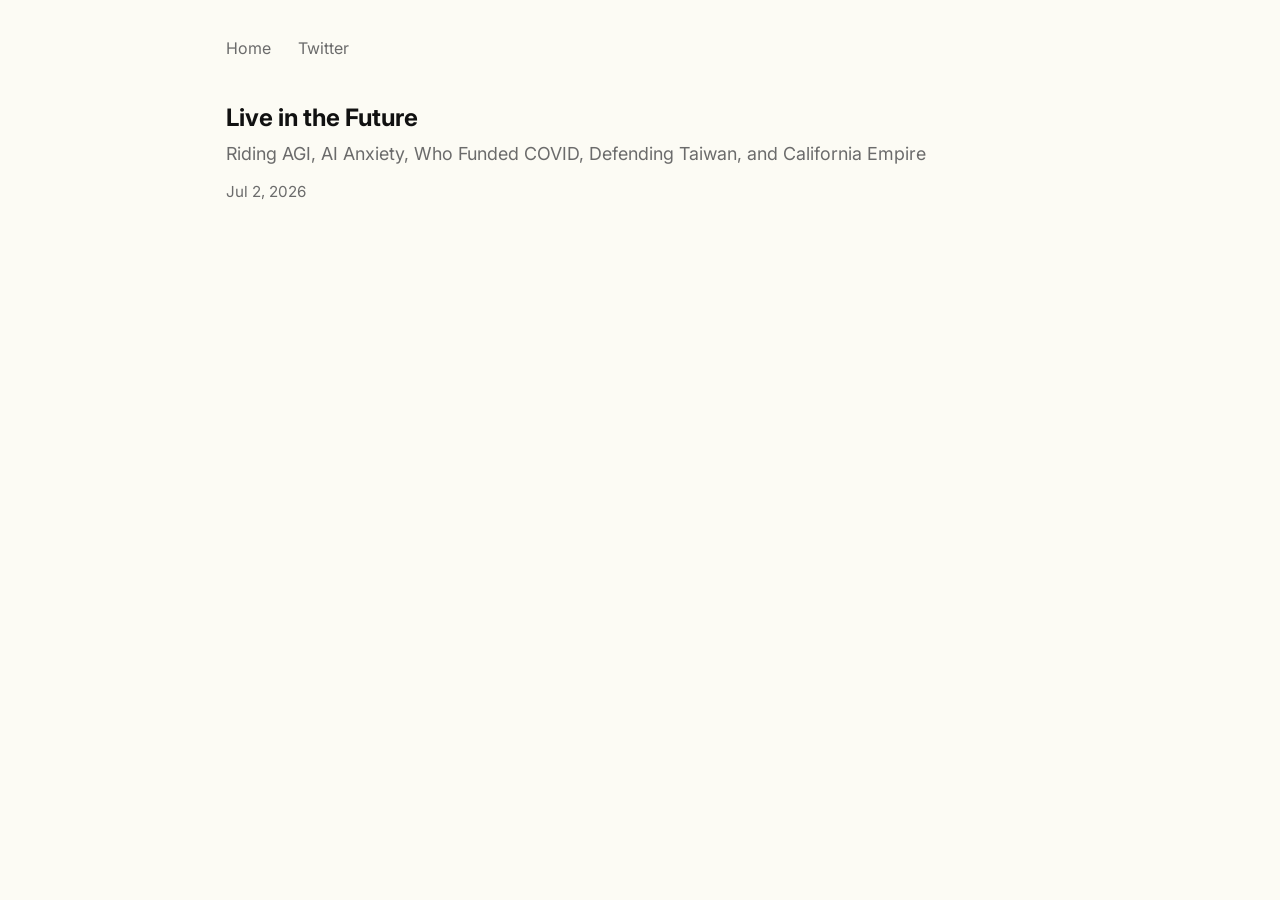
<file: index.html>
<!DOCTYPE html>
<html lang="en">
<head>
  <meta charset="UTF-8" />
  <meta name="viewport" content="width=device-width, initial-scale=1.0" />
  <title>Blog</title>
  <link rel="icon" href="data:image/svg+xml,<svg xmlns='http://www.w3.org/2000/svg' width='64' height='64'><g stroke='black' stroke-width='6' stroke-linecap='round' transform='translate(32,32)'><line x1='0' y1='-22' x2='0' y2='22'/><line x1='0' y1='-22' x2='0' y2='22' transform='rotate(60)'/><line x1='0' y1='-22' x2='0' y2='22' transform='rotate(120)'/></g></svg>" />
  <link rel="preconnect" href="https://fonts.googleapis.com">
  <link rel="preconnect" href="https://fonts.gstatic.com" crossorigin>
  <link href="https://fonts.googleapis.com/css2?family=Inter:wght@400;500;700&display=swap" rel="stylesheet">
  <link rel="stylesheet" href="styles.css" />
</head>
<body>
  <main class="container">

    <header class="site-header site-nav">
      <a href="https://blog.jem.fyi">Home</a>
      <a href="https://x.com/jemzhng" target="_blank">Twitter</a>
    </header>

    <!-- ============================================================
         ARTICLE LIST — generated by build.py from posts/*.md.
         Do not hand-edit between the markers below; run
         `python3 build.py` after adding or editing a post instead.
         ============================================================ -->
    <div class="article-list">
<!-- POSTS:START -->
      <div class="article-card">
        <a class="article-title" href="p/live-in-the-future.html">Live in the Future</a>
        <div class="article-subtitle">Riding AGI, AI Anxiety, Who Funded COVID, Defending Taiwan, and California Empire</div>
        <div class="article-date">Jul 2, 2026</div>
      </div>
    <!-- POSTS:END -->
    </div>

  </main>
</body>
</html>
</file>
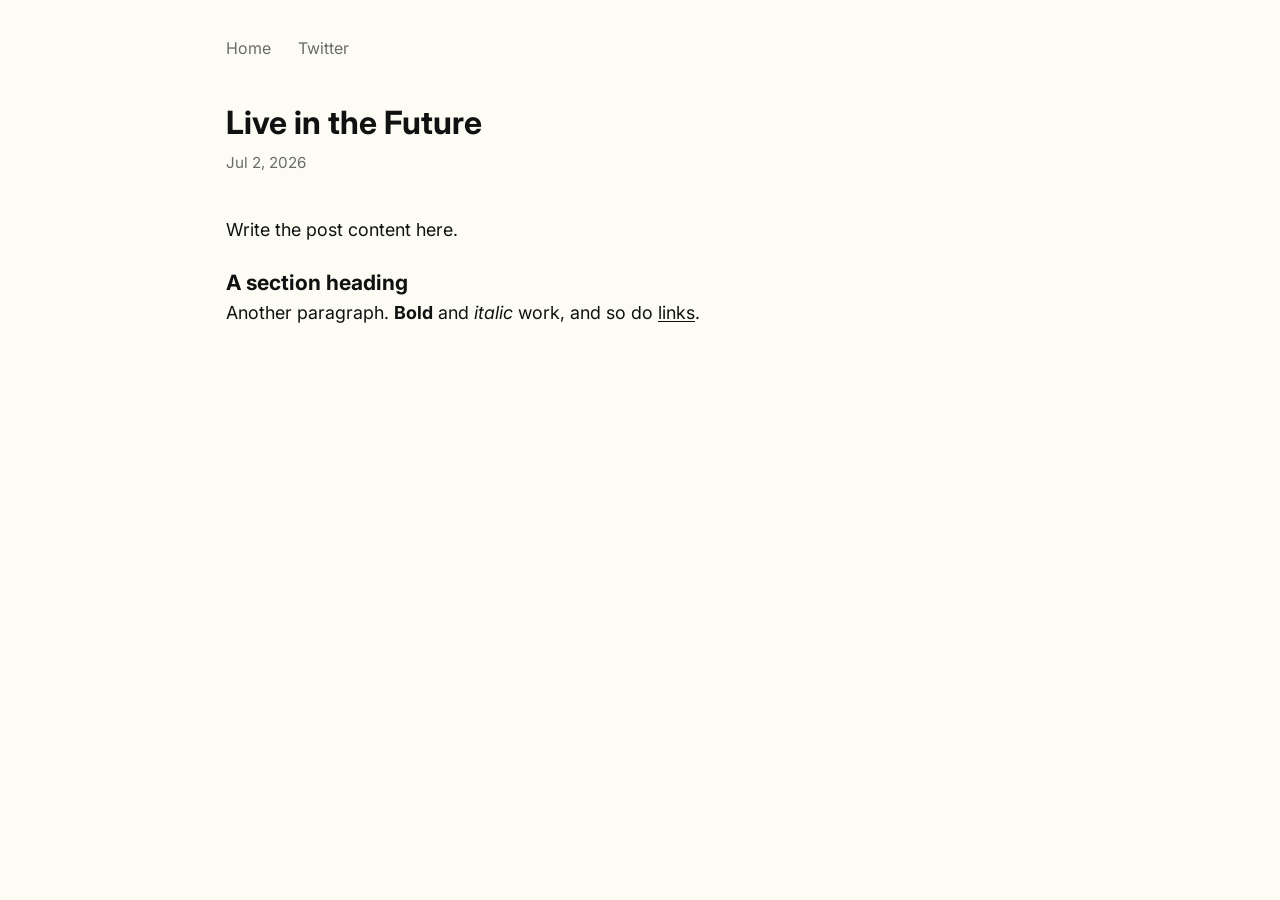
<file: live-in-the-future/index.html>
<!DOCTYPE html>
<html lang="en">
<head>
  <meta charset="UTF-8" />
  <meta name="viewport" content="width=device-width, initial-scale=1.0" />
  <title>Live in the Future</title>
  <link rel="icon" href="data:image/svg+xml,<svg xmlns='http://www.w3.org/2000/svg' width='64' height='64'><g stroke='black' stroke-width='6' stroke-linecap='round' transform='translate(32,32)'><line x1='0' y1='-22' x2='0' y2='22'/><line x1='0' y1='-22' x2='0' y2='22' transform='rotate(60)'/><line x1='0' y1='-22' x2='0' y2='22' transform='rotate(120)'/></g></svg>" />
  <link rel="preconnect" href="https://fonts.googleapis.com">
  <link rel="preconnect" href="https://fonts.gstatic.com" crossorigin>
  <link href="https://fonts.googleapis.com/css2?family=Inter:wght@400;500;700&display=swap" rel="stylesheet">
  <link rel="stylesheet" href="../styles.css" />
</head>
<body>
  <main class="container">

    <header class="site-header site-nav">
      <a href="https://blog.jem.fyi">Home</a>
      <a href="https://x.com/jemzhng" target="_blank">Twitter</a>
    </header>

    <div class="article-header">
      <h1 class="article-page-title">Live in the Future</h1>
      <div class="article-page-date">Jul 2, 2026</div>
    </div>

    <div class="article-body">
      <p>Write the post content here.</p>
      <h3>A section heading</h3>
      <p>Another paragraph. <strong>Bold</strong> and <em>italic</em> work, and so do <a href="https://jem.fyi">links</a>.</p>
    </div>

  </main>
</body>
</html>
</file>
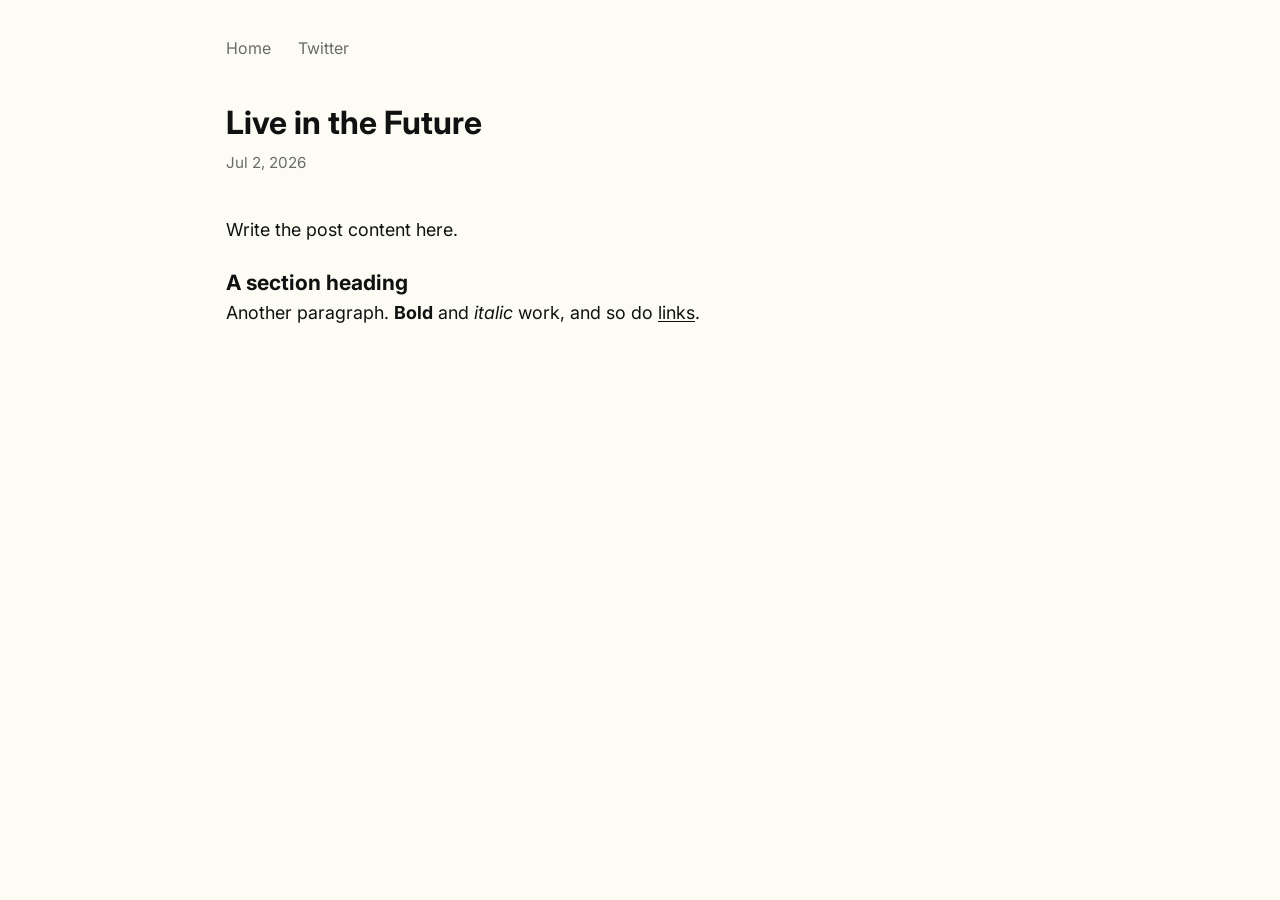
<file: live-in-the-future.html>
<!DOCTYPE html>
<html lang="en">
<head>
  <meta charset="UTF-8" />
  <meta name="viewport" content="width=device-width, initial-scale=1.0" />
  <title>Live in the Future</title>
  <link rel="icon" href="data:image/svg+xml,<svg xmlns='http://www.w3.org/2000/svg' width='64' height='64'><g stroke='black' stroke-width='6' stroke-linecap='round' transform='translate(32,32)'><line x1='0' y1='-22' x2='0' y2='22'/><line x1='0' y1='-22' x2='0' y2='22' transform='rotate(60)'/><line x1='0' y1='-22' x2='0' y2='22' transform='rotate(120)'/></g></svg>" />
  <link rel="preconnect" href="https://fonts.googleapis.com">
  <link rel="preconnect" href="https://fonts.gstatic.com" crossorigin>
  <link href="https://fonts.googleapis.com/css2?family=Inter:wght@400;500;700&display=swap" rel="stylesheet">
  <link rel="stylesheet" href="styles.css" />
</head>
<body>
  <main class="container">

    <header class="site-header site-nav">
      <a href="https://blog.jem.fyi">Home</a>
      <a href="https://x.com/jemzhng" target="_blank">Twitter</a>
    </header>

    <div class="article-header">
      <h1 class="article-page-title">Live in the Future</h1>
      <div class="article-page-date">Jul 2, 2026</div>
    </div>

    <div class="article-body">
      <p>Write the post content here.</p>
      <h3>A section heading</h3>
      <p>Another paragraph. <strong>Bold</strong> and <em>italic</em> work, and so do <a href="https://jem.fyi">links</a>.</p>
    </div>

  </main>
</body>
</html>
</file>
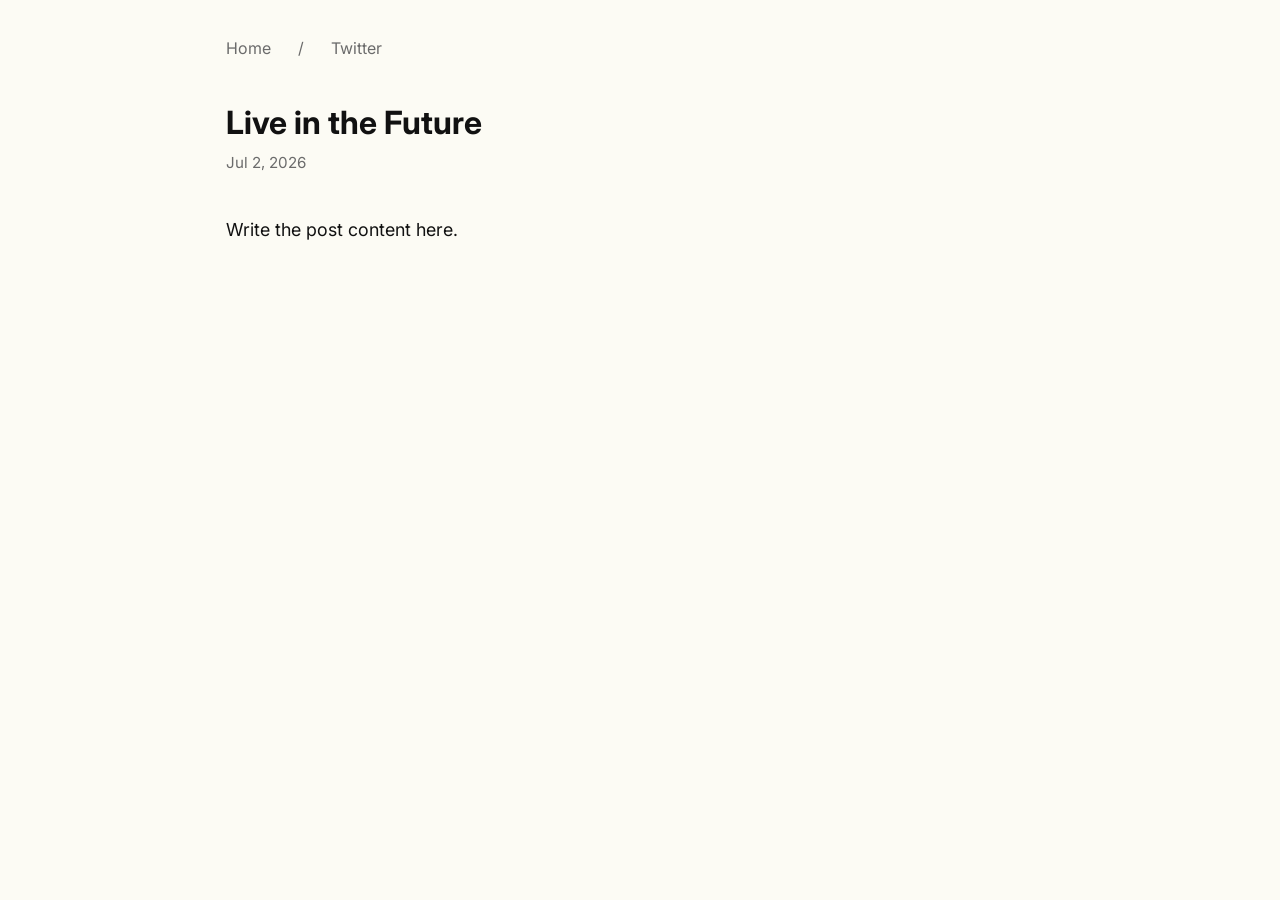
<file: thoughts.html>
<!DOCTYPE html>
<html lang="en">
<head>
  <meta charset="UTF-8" />
  <meta name="viewport" content="width=device-width, initial-scale=1.0" />
  <title>Live in the Future — Jeremy Zhang</title>
  <link rel="icon" href="data:image/svg+xml,<svg xmlns='http://www.w3.org/2000/svg' width='64' height='64'><g stroke='black' stroke-width='6' stroke-linecap='round' transform='translate(32,32)'><line x1='0' y1='-22' x2='0' y2='22'/><line x1='0' y1='-22' x2='0' y2='22' transform='rotate(60)'/><line x1='0' y1='-22' x2='0' y2='22' transform='rotate(120)'/></g></svg>" />
  <link rel="preconnect" href="https://fonts.googleapis.com">
  <link rel="preconnect" href="https://fonts.gstatic.com" crossorigin>
  <link href="https://fonts.googleapis.com/css2?family=Inter:wght@400;500;700&display=swap" rel="stylesheet">
  <link rel="stylesheet" href="styles.css" />
</head>
<body>
  <main class="container">

    <header class="site-header site-nav">
      <a href="https://jem.fyi">Home</a>
      <span class="sep">/</span>
      <a href="https://x.com/jemzhng" target="_blank">Twitter</a>
    </header>

    <div class="article-header">
      <h1 class="article-page-title">Live in the Future</h1>
      <div class="article-page-date">Jul 2, 2026</div>
    </div>

    <!-- ============================================================
         ARTICLE BODY — one <p>...</p> per paragraph. Use <h2> for
         section headings.
         ============================================================ -->
    <div class="article-body">
      <p>
        Write the post content here.
      </p>
    </div>

  </main>
</body>
</html>
</file>
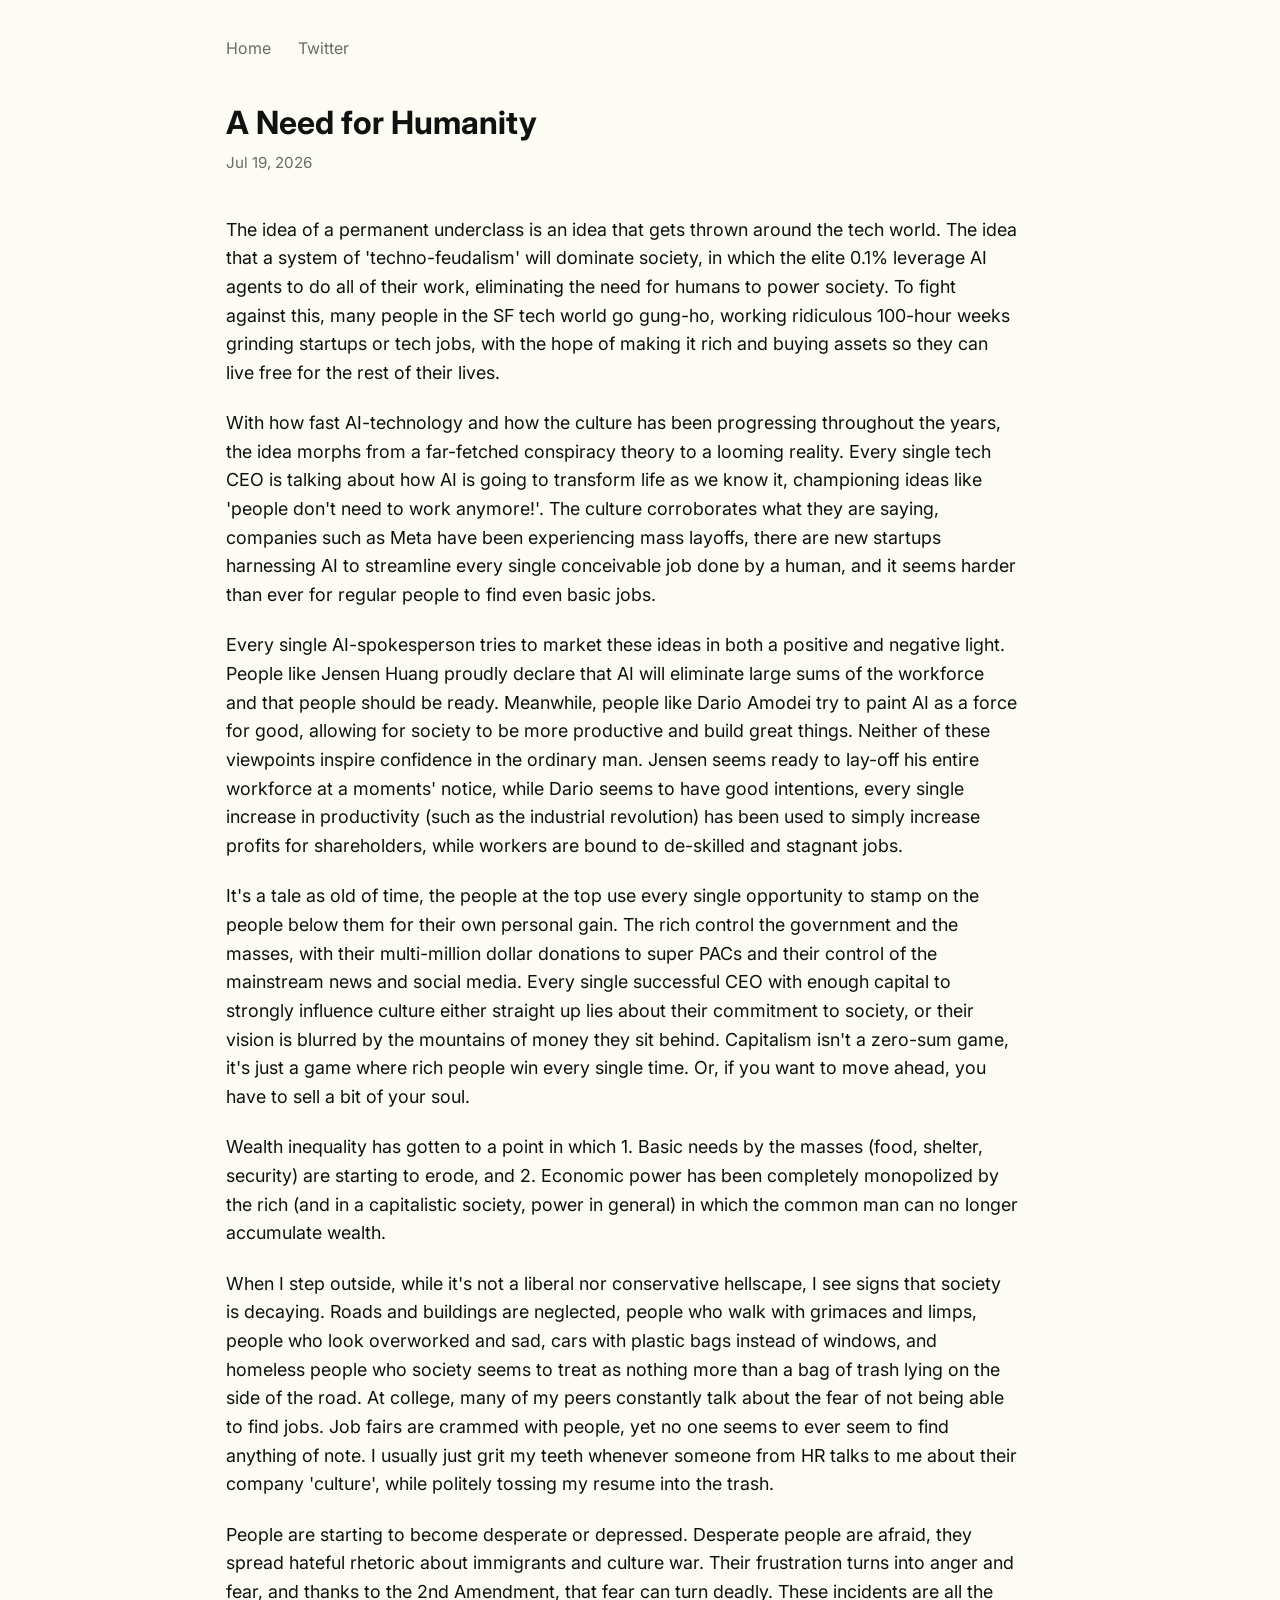
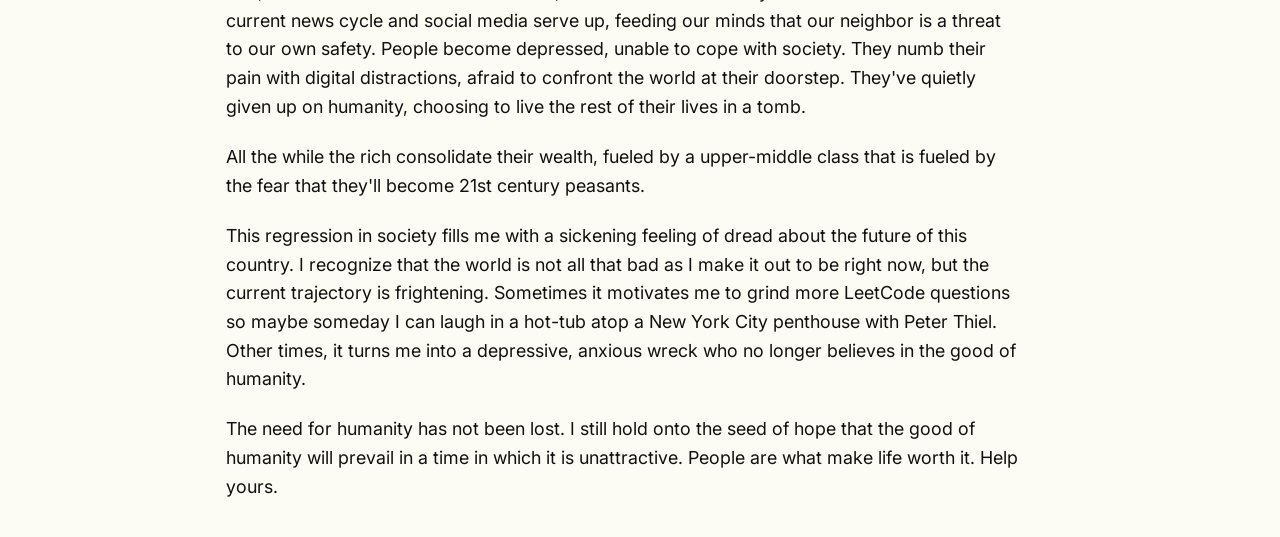
<file: p/a-need-for-humanity.html>
<!DOCTYPE html>
<html lang="en">
<head>
  <meta charset="UTF-8" />
  <meta name="viewport" content="width=device-width, initial-scale=1.0" />
  <title>A Need for Humanity</title>
  <link rel="icon" href="data:image/svg+xml,<svg xmlns='http://www.w3.org/2000/svg' width='64' height='64'><g stroke='black' stroke-width='6' stroke-linecap='round' transform='translate(32,32)'><line x1='0' y1='-22' x2='0' y2='22'/><line x1='0' y1='-22' x2='0' y2='22' transform='rotate(60)'/><line x1='0' y1='-22' x2='0' y2='22' transform='rotate(120)'/></g></svg>" />
  <link rel="preconnect" href="https://fonts.googleapis.com">
  <link rel="preconnect" href="https://fonts.gstatic.com" crossorigin>
  <link href="https://fonts.googleapis.com/css2?family=Inter:wght@400;500;700&display=swap" rel="stylesheet">
  <link rel="stylesheet" href="../styles.css" />
</head>
<body>
  <main class="container">

    <header class="site-header site-nav">
      <a href="https://blog.jem.fyi">Home</a>
      <a href="https://x.com/jemzhng" target="_blank">Twitter</a>
    </header>

    <div class="article-header">
      <h1 class="article-page-title">A Need for Humanity</h1>
      <div class="article-page-date">Jul 19, 2026</div>
    </div>

    <div class="article-body">
      <p>The idea of a permanent underclass is an idea that gets thrown around the tech world. The idea that a system of 'techno-feudalism' will dominate society, in which the elite 0.1% leverage AI agents to do all of their work, eliminating the need for humans to power society. To fight against this, many people in the SF tech world go gung-ho, working ridiculous 100-hour weeks grinding startups or tech jobs, with the hope of making it rich and buying assets so they can live free for the rest of their lives.</p>
      <p>With how fast AI-technology and how the culture has been progressing throughout the years, the idea morphs from a far-fetched conspiracy theory to a looming reality. Every single tech CEO is talking about how AI is going to transform life as we know it, championing ideas like 'people don't need to work anymore!'. The culture corroborates what they are saying, companies such as Meta have been experiencing mass layoffs, there are new startups harnessing AI to streamline every single conceivable job done by a human, and it seems harder than ever for regular people to find even basic jobs.</p>
      <p>Every single AI-spokesperson tries to market these ideas in both a positive and negative light. People like Jensen Huang proudly declare that AI will eliminate large sums of the workforce and that people should be ready. Meanwhile, people like Dario Amodei try to paint AI as a force for good, allowing for society to be more productive and build great things. Neither of these viewpoints inspire confidence in the ordinary man. Jensen seems ready to lay-off his entire workforce at a moments' notice, while Dario seems to have good intentions, every single increase in productivity (such as the industrial revolution) has been used to simply increase profits for shareholders, while workers are bound to de-skilled and stagnant jobs.</p>
      <p>It's a tale as old of time, the people at the top use every single opportunity to stamp on the people below them for their own personal gain. The rich control the government and the masses, with their multi-million dollar donations to super PACs and their control of the mainstream news and social media. Every single successful CEO with enough capital to strongly influence culture either straight up lies about their commitment to society, or their vision is blurred by the mountains of money they sit behind. Capitalism isn't a zero-sum game, it's just a game where rich people win every single time. Or, if you want to move ahead, you have to sell a bit of your soul.</p>
      <p>Wealth inequality has gotten to a point in which 1. Basic needs by the masses (food, shelter, security) are starting to erode, and 2. Economic power has been completely monopolized by the rich (and in a capitalistic society, power in general) in which the common man can no longer accumulate wealth.</p>
      <p>When I step outside, while it's not a liberal nor conservative hellscape, I see signs that society is decaying. Roads and buildings are neglected, people who walk with grimaces and limps, people who look overworked and sad, cars with plastic bags instead of windows, and homeless people who society seems to treat as nothing more than a bag of trash lying on the side of the road. At college, many of my peers constantly talk about the fear of not being able to find jobs. Job fairs are crammed with people, yet no one seems to ever seem to find anything of note. I usually just grit my teeth whenever someone from HR talks to me about their company 'culture', while politely tossing my resume into the trash.</p>
      <p>People are starting to become desperate or depressed. Desperate people are afraid, they spread hateful rhetoric about immigrants and culture war. Their frustration turns into anger and fear, and thanks to the 2nd Amendment, that fear can turn deadly. These incidents are all the current news cycle and social media serve up, feeding our minds that our neighbor is a threat to our own safety. People become depressed, unable to cope with society. They numb their pain with digital distractions, afraid to confront the world at their doorstep. They've quietly given up on humanity, choosing to live the rest of their lives in a tomb.</p>
      <p>All the while the rich consolidate their wealth, fueled by a upper-middle class that is fueled by the fear that they'll become 21st century peasants.</p>
      <p>This regression in society fills me with a sickening feeling of dread about the future of this country. I recognize that the world is not all that bad as I make it out to be right now, but the current trajectory is frightening. Sometimes it motivates me to grind more LeetCode questions so maybe someday I can laugh in a hot-tub atop a New York City penthouse with Peter Thiel. Other times, it turns me into a depressive, anxious wreck who no longer believes in the good of humanity.</p>
      <p>The need for humanity has not been lost. I still hold onto the seed of hope that the good of humanity will prevail in a time in which it is unattractive. People are what make life worth it. Help yours.</p>
    </div>

  </main>
</body>
</html>
</file>
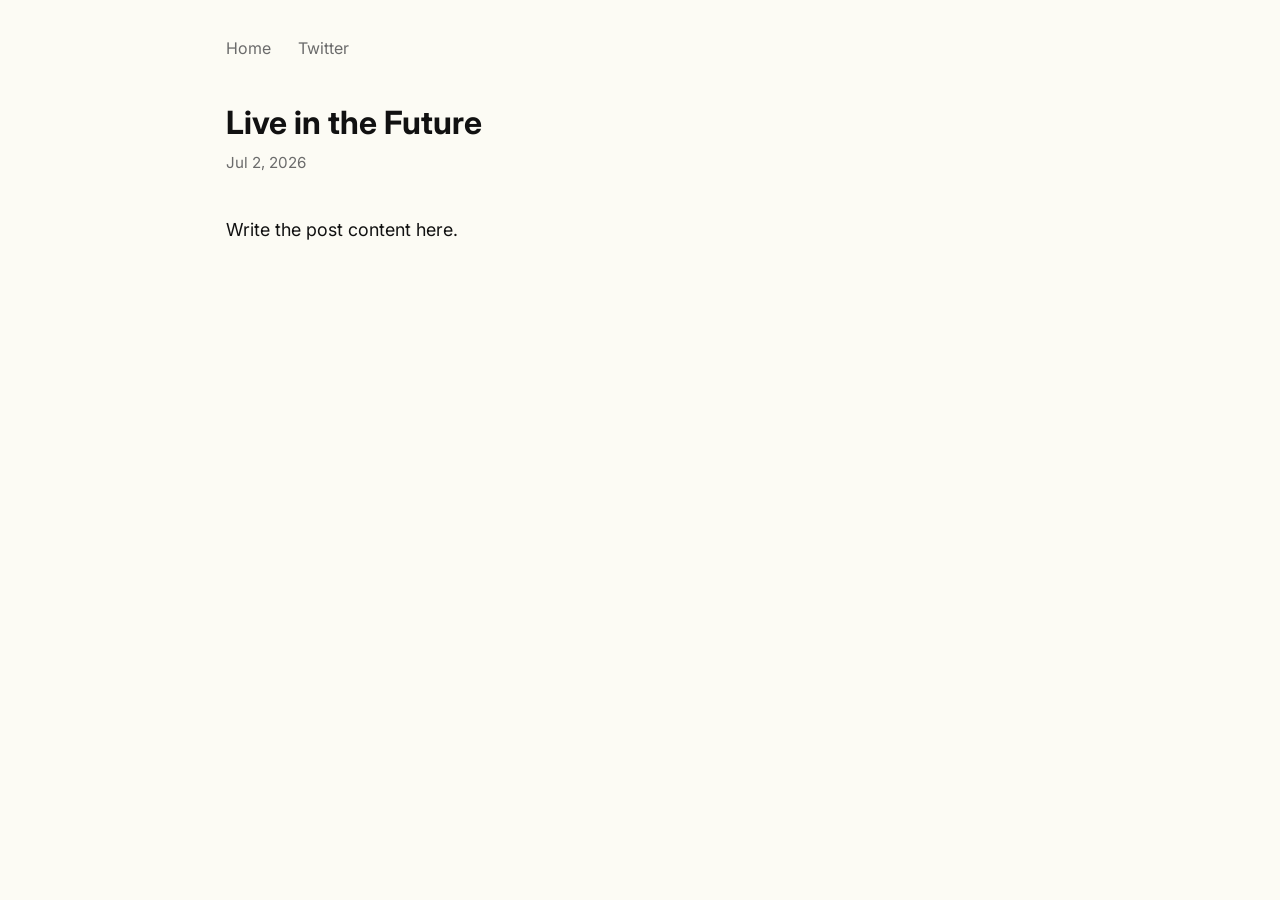
<file: posts/thoughts.html>
<!DOCTYPE html>
<html lang="en">
<head>
  <meta charset="UTF-8" />
  <meta name="viewport" content="width=device-width, initial-scale=1.0" />
  <title>Live in the Future — Jeremy Zhang</title>
  <link rel="icon" href="data:image/svg+xml,<svg xmlns='http://www.w3.org/2000/svg' width='64' height='64'><g stroke='black' stroke-width='6' stroke-linecap='round' transform='translate(32,32)'><line x1='0' y1='-22' x2='0' y2='22'/><line x1='0' y1='-22' x2='0' y2='22' transform='rotate(60)'/><line x1='0' y1='-22' x2='0' y2='22' transform='rotate(120)'/></g></svg>" />
  <link rel="preconnect" href="https://fonts.googleapis.com">
  <link rel="preconnect" href="https://fonts.gstatic.com" crossorigin>
  <link href="https://fonts.googleapis.com/css2?family=Inter:wght@400;500;700&display=swap" rel="stylesheet">
  <link rel="stylesheet" href="../styles.css" />
</head>
<body>
  <main class="container">

    <header class="site-header site-nav">
      <a href="https://blog.jem.fyi">Home</a>
      <a href="https://x.com/jemzhng" target="_blank">Twitter</a>
    </header>

    <div class="article-header">
      <h1 class="article-page-title">Live in the Future</h1>
      <div class="article-page-date">Jul 2, 2026</div>
    </div>

    <!-- ============================================================
         ARTICLE BODY — one <p>...</p> per paragraph. Use <h2> for
         section headings.
         ============================================================ -->
    <div class="article-body">
      <p>
        Write the post content here.
      </p>
    </div>

  </main>
</body>
</html>
</file>
<file: styles.css>
/* ============================================================
   Edit these variables to retheme the whole site.
   ============================================================ */
:root {
  --accent: #6fa8dc;          /* light blue highlight — selection, links */
  --text: #111111;
  --text-soft: #6b6b6b;
  --bg: #FCFBF4;
}

* { box-sizing: border-box; margin: 0; padding: 0; }

html { -webkit-font-smoothing: antialiased; -moz-osx-font-smoothing: grayscale; }

::selection { background: var(--accent); color: #fff; }

body {
  font-family: Inter, -apple-system, BlinkMacSystemFont, "Segoe UI", sans-serif;
  color: var(--text);
  background-color: var(--bg);
  min-height: 100vh;
  font-size: 18px;
  line-height: 1.6;
  display: flex;
  justify-content: center;
}

.container {
  max-width: 900px;
  width: 100%;
  padding: 2.25rem;
}

/* ---------- Header / nav ---------- */
.site-header {
  margin-bottom: 2.5rem;
  display: flex;
  flex-wrap: wrap;
  align-items: center;
  gap: 1.7rem;
  font-size: 1rem;
  color: var(--text-soft);
}

.site-nav a {
  color: var(--text-soft);
  text-decoration: none;
  font-weight: 400;
}
.site-nav a:hover {
  color: var(--accent);
  text-decoration: none;
}

/* ---------- Generic links ---------- */
a { color: var(--accent); text-decoration: none; }
a:hover { text-decoration: underline; }

/* ---------- Article list (home page) ---------- */
.article-list {
  display: flex;
  flex-direction: column;
}

.article-card {
  display: block;
  padding: 1.5rem 0;
  border-bottom: 1px solid rgba(0,0,0,0.08);
}
.article-list .article-card:first-child { padding-top: 0; }
.article-list .article-card:last-child { border-bottom: none; }

.article-title {
  display: block;
  font-size: 1.5rem;
  font-weight: 700;
  line-height: 1.3;
  margin-bottom: 0.5rem;
  color: var(--text);
  text-decoration: none;
}
.article-title:hover {
  color: var(--accent);
  text-decoration: none;
}

.article-subtitle {
  font-size: 1.12rem;
  color: var(--text-soft);
  line-height: 1.5;
  margin-bottom: 0.75rem;
  max-width: 72ch;
}

.article-date {
  font-size: 0.95rem;
  color: var(--text-soft);
}

/* ---------- Article page ---------- */
.article-header { margin-bottom: 2.5rem; }

.article-page-title {
  font-size: 2rem;
  font-weight: 700;
  line-height: 1.3;
  margin-top: 1.5rem;
  margin-bottom: 0.5rem;
}

.article-page-date {
  font-size: 0.95rem;
  color: var(--text-soft);
}

.article-body p {
  margin-bottom: 1.35rem;
  font-size: 1.12rem;
  line-height: 1.6;
  max-width: 72ch;
}
.article-body p:last-child { margin-bottom: 0; }
.article-body a {
  color: var(--text);
  text-decoration: underline;
  text-decoration-thickness: 1px;
  text-underline-offset: 2px;
}
.article-body a:hover { color: var(--accent); }

.article-body h2 {
  font-size: 1.4rem;
  font-weight: 700;
  margin-top: 2rem;
  margin-bottom: 1rem;
}

/* ---------- Responsive ---------- */
@media (max-width: 540px) {
  .container { padding: 3rem 1.25rem 5rem; }
  .article-title { font-size: 1.25rem; }
  .article-page-title { font-size: 1.6rem; }
}
</file>
